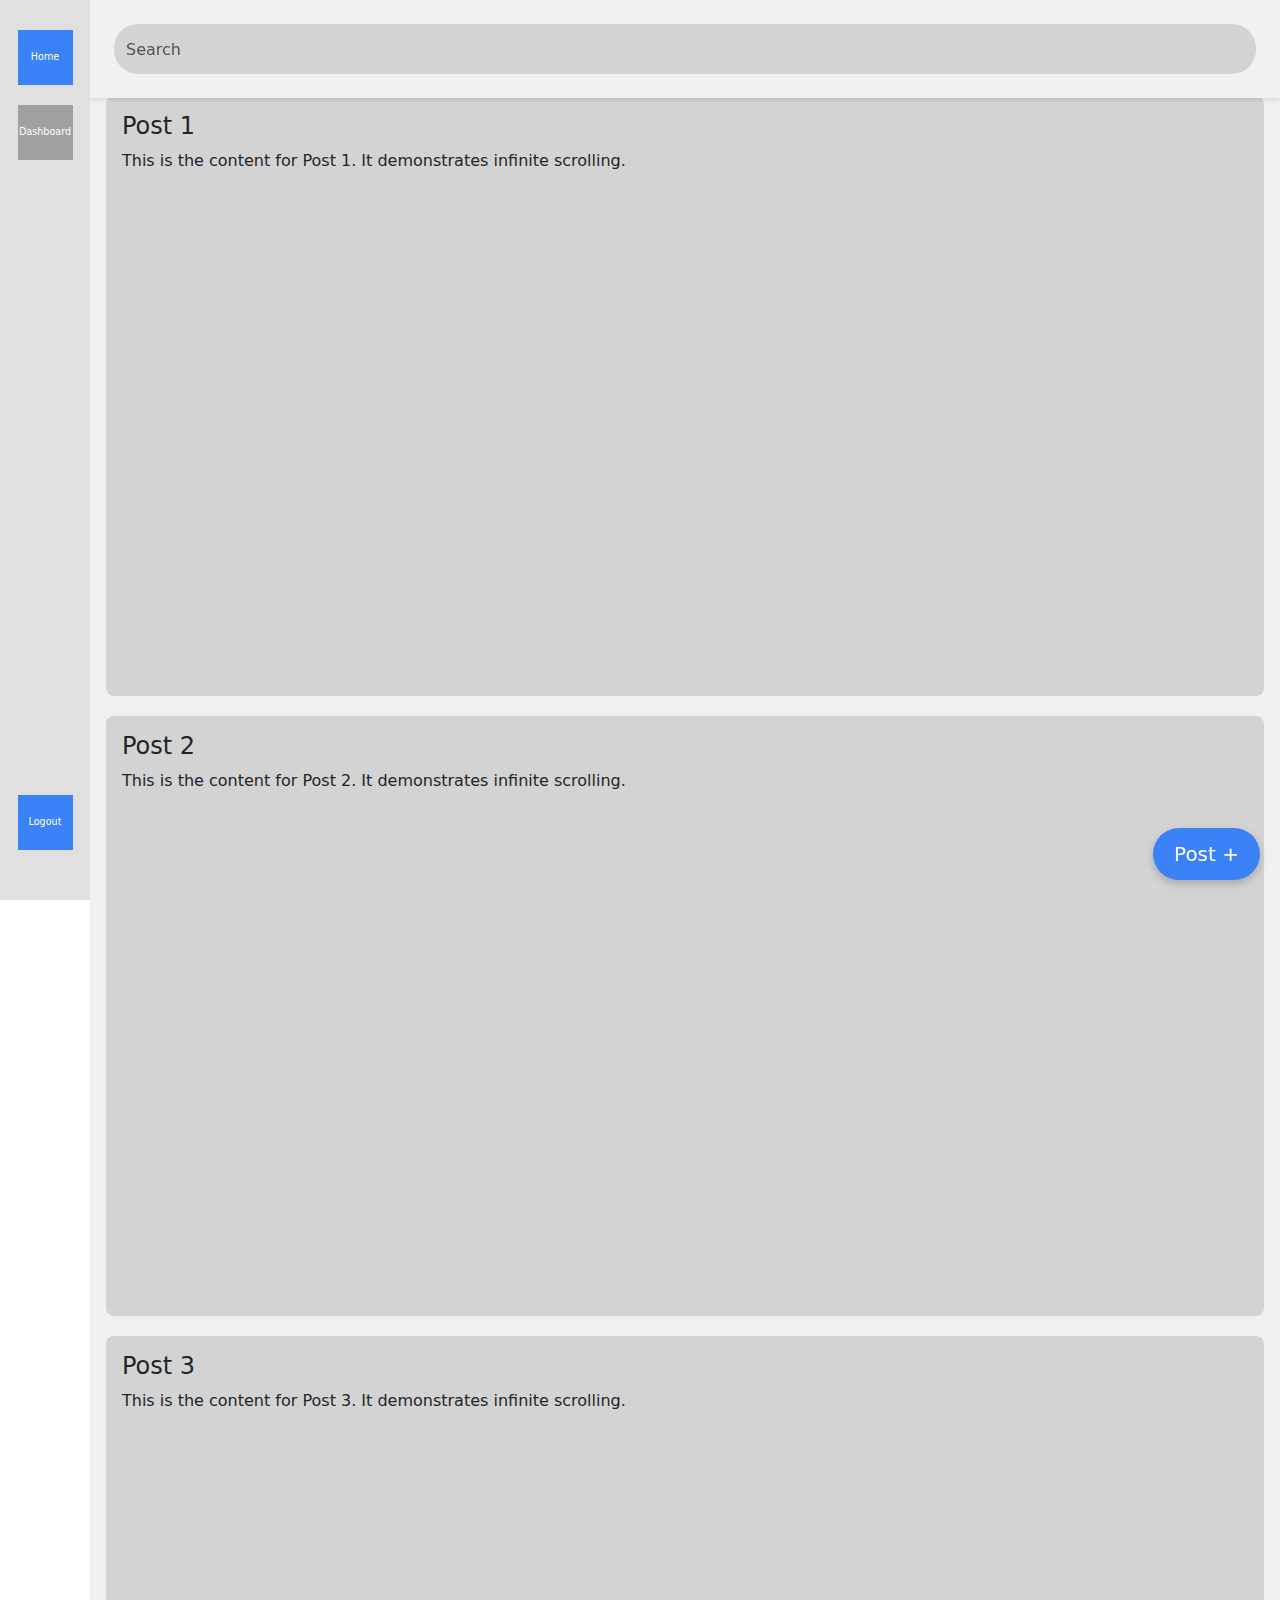
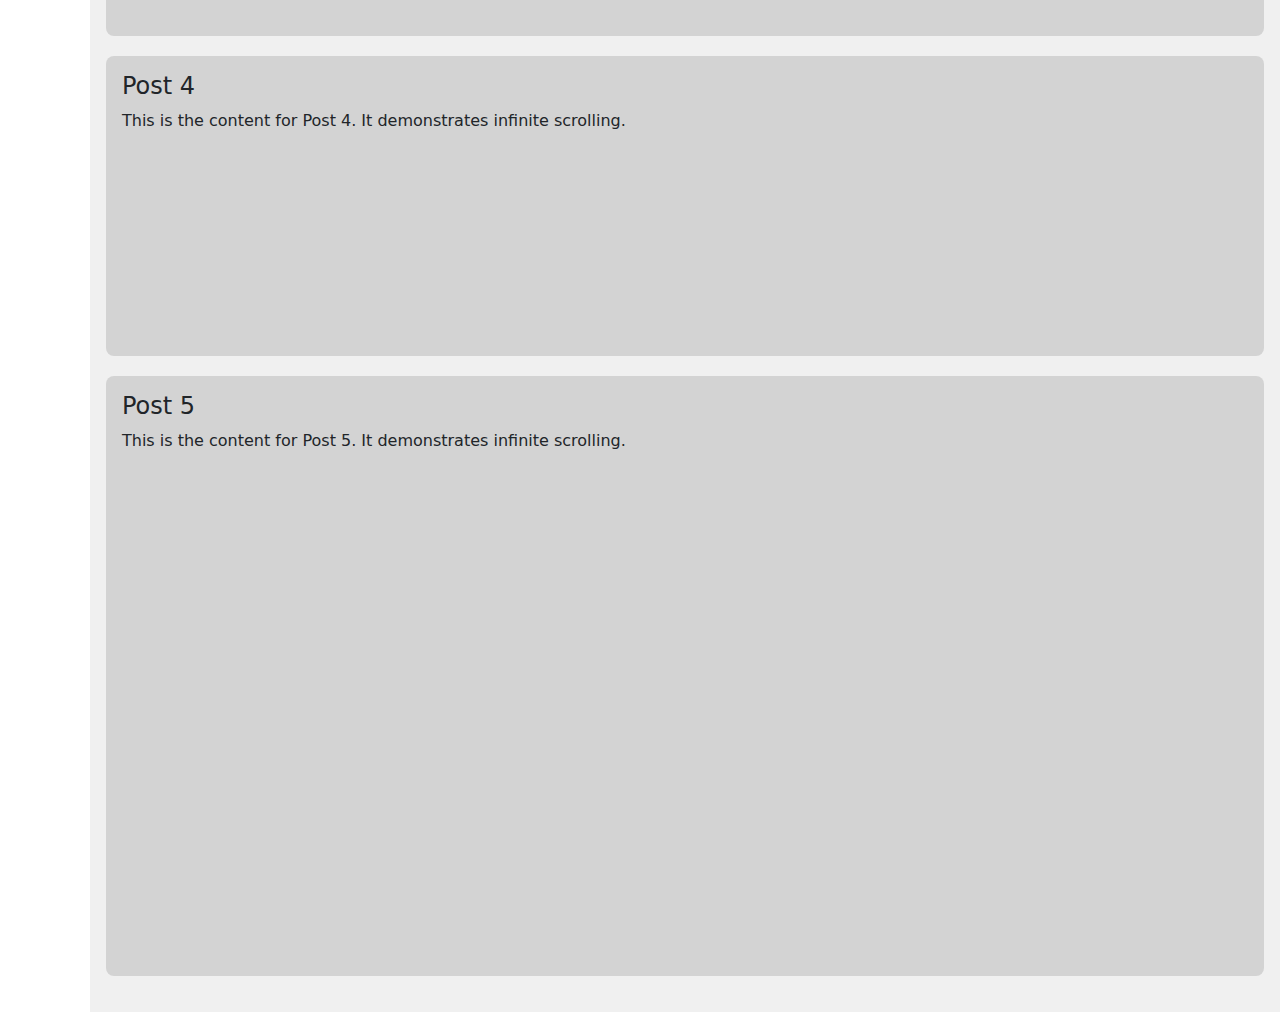
<file: index.html>
<!DOCTYPE html>
<html lang="en">
<head>
    <meta charset="UTF-8">
    <meta name="viewport" content="width=device-width, initial-scale=1.0">
    <title>ConnectIn</title>
    <link href="https://cdn.jsdelivr.net/npm/bootstrap@5.3.3/dist/css/bootstrap.min.css" rel="stylesheet">
    <link href="./css/styleIndex.css" rel="stylesheet">
</head>
<body>
    <div class="main-layout d-flex">
        <aside class="sidebar">
            <div class="d-flex flex-column align-items-center w-100">
                <a class="sidebar-box box-blue d-flex align-items-center justify-content-center text-white" title="Home">Home</a>
                <a class="sidebar-box box-gray d-flex align-items-center justify-content-center text-white" title="Jobs" href="./html/editProfile.html">Dashboard</a> <!--ini diganti janlup-->
            </div>

            <div class="mt-auto">
                <a class="sidebar-box box-blue d-flex align-items-center justify-content-center text-white" title="Settings" href="./html/login.html">Logout</a>
            </div>
        </aside>

        <main class="content flex-grow-1">
            
            <div class="search-bar">
                <input type="text" class="form-control search-input" placeholder="Search">
            </div>

            <div id="post-feed" class="post-feed p-3">
                </div>
            
            <button id="post-button" class="btn post-btn position-fixed">
                Post +
            </button>

        </main>
    </div>

    <script src="https://cdn.jsdelivr.net/npm/bootstrap@5.3.3/dist/js/bootstrap.bundle.min.js"></script>
    <script src="./js/scriptIndex.js"></script>
</body>
</html>
</file>
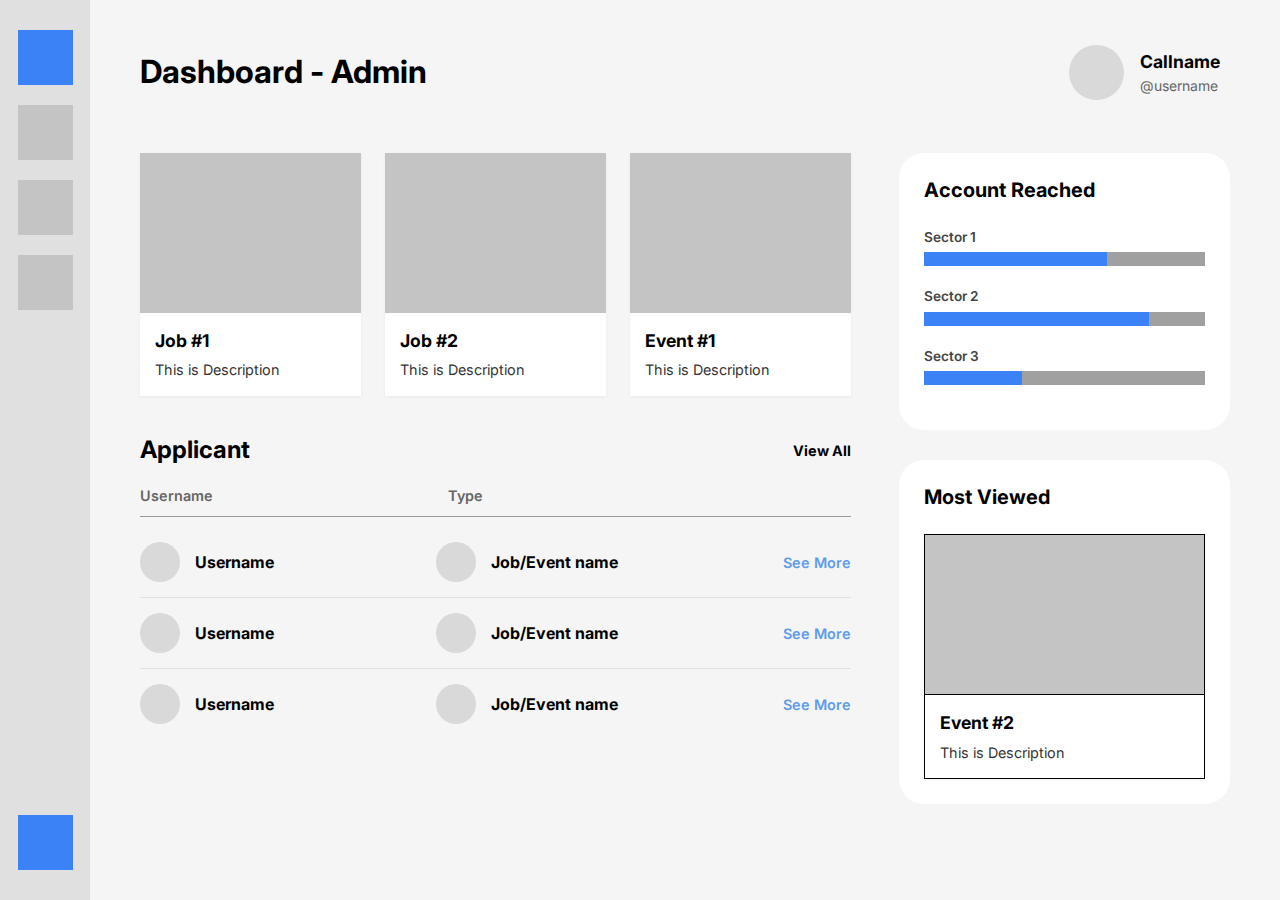
<file: indexDashboardAdmin.html>
<!DOCTYPE html>
<html lang="id">
<head>
    <meta charset="UTF-8">
    <meta name="viewport" content="width=device-width, initial-scale=1.0">
    <title>Dashboard - Admin</title>
    <link href="https://cdn.jsdelivr.net/npm/bootstrap@5.3.0/dist/css/bootstrap.min.css" rel="stylesheet">
    <link href="https://fonts.googleapis.com/css2?family=Inter:wght@400;500;600;700&display=swap" rel="stylesheet">
    <link rel="stylesheet" href="styleDashboardAdmin.css">
</head>
<body>
    <aside class="sidebar">
        <div class="d-flex flex-column align-items-center w-100">
            <div class="sidebar-box box-blue" title="Home"></div>
            <div class="sidebar-box box-gray" title="Jobs"></div>
            <div class="sidebar-box box-gray" title="Events"></div>
            <div class="sidebar-box box-gray" title="Settings"></div>
        </div>
        <div class="mt-auto">
            <div class="sidebar-box box-blue mb-0" title="Logout"></div>
        </div>
    </aside>

    <div class="main-wrapper">

        <div class="d-flex justify-content-between align-items-center mb-5">
            <h1 class="header-title m-0">Dashboard - Admin</h1>
            <div class="d-flex align-items-center gap-3 profile-section">
                <div class="profile-avatar"></div>
                <div class="d-flex flex-column">
                    <span class="fw-bold" style="font-size: 1.1rem;">Callname</span>
                    <small style="color: #666;">@username</small>
                </div>
            </div>
        </div>

        <div class="row gx-5">
            <div class="col-lg-8">

                <div class="row g-4 mb-4">
                    <div class="col-md-4">
                        <div class="card-custom">
                            <div class="img-placeholder"></div>
                            <div class="card-body-custom">
                                <div class="card-title">Job #1</div>
                                <div class="card-desc">This is Description</div>
                            </div>
                        </div>
                    </div>
                    <div class="col-md-4">
                        <div class="card-custom">
                            <div class="img-placeholder"></div>
                            <div class="card-body-custom">
                                <div class="card-title">Job #2</div>
                                <div class="card-desc">This is Description</div>
                            </div>
                        </div>
                    </div>
                    <div class="col-md-4">
                        <div class="card-custom">
                            <div class="img-placeholder"></div>
                            <div class="card-body-custom">
                                <div class="card-title">Event #1</div>
                                <div class="card-desc">This is Description</div>
                            </div>
                        </div>
                    </div>
                </div>

                <div class="application-section">
                    <div class="section-header">
                        <h2 class="fw-bold fs-4 m-0">Applicant</h2>
                        <a href="#" class="view-all-btn">View All</a>
                    </div>

                    <div class="row table-head mx-0">
                        <div class="col-5 ps-0">Username</div>
                        <div class="col-5">Type</div>
                        <div class="col-2 text-end pe-0"></div>
                    </div>

                    <div class="list-row">
                        <div class="col-5 d-flex align-items-center">
                            <div class="mini-avatar"></div>
                            <span class="fw-bold fs-6">Username</span>
                        </div>
                        <div class="col-5 d-flex align-items-center">
                            <div class="mini-avatar"></div>
                            <span class="fw-bold fs-6">Job/Event name</span>
                        </div>
                        <div class="col-2 text-end">
                            <a href="#" class="see-more-link">See More</a>
                        </div>
                    </div>

                    <div class="list-row">
                        <div class="col-5 d-flex align-items-center">
                            <div class="mini-avatar"></div>
                            <span class="fw-bold fs-6">Username</span>
                        </div>
                        <div class="col-5 d-flex align-items-center">
                            <div class="mini-avatar"></div>
                            <span class="fw-bold fs-6">Job/Event name</span>
                        </div>
                        <div class="col-2 text-end">
                            <a href="#" class="see-more-link">See More</a>
                        </div>
                    </div>

                    <div class="list-row border-0">
                        <div class="col-5 d-flex align-items-center">
                            <div class="mini-avatar"></div>
                            <span class="fw-bold fs-6">Username</span>
                        </div>
                        <div class="col-5 d-flex align-items-center">
                            <div class="mini-avatar"></div>
                            <span class="fw-bold fs-6">Job/Event name</span>
                        </div>
                        <div class="col-2 text-end">
                            <a href="#" class="see-more-link">See More</a>
                        </div>
                    </div>
                </div>
            </div>

            <div class="col-lg-4">
                <div class="right-widget-container">
                    <h3 class="widget-title">Account Reached</h3>
                    <div>
                        <div class="progress-label">Sector 1</div>
                        <div class="progress">
                            <div class="progress-bar" data-width="65%" style="width: 0%"></div>
                        </div>
                    </div>
                    <div>
                        <div class="progress-label">Sector 2</div>
                        <div class="progress">
                            <div class="progress-bar" data-width="80%" style="width: 0%"></div>
                        </div>
                    </div>
                    <div>
                        <div class="progress-label">Sector 3</div>
                        <div class="progress">
                            <div class="progress-bar" data-width="35%" style="width: 0%"></div>
                        </div>
                    </div>
                </div>

                <div class="right-widget-container">
                    <h3 class="widget-title">Most Viewed</h3>
                    <div class="card-custom inner-card">
                        <div class="img-placeholder" style="border-bottom: 1px solid #000;"></div>
                        <div class="card-body-custom">
                            <div class="card-title">Event #2</div>
                            <div class="card-desc">This is Description</div>
                        </div>
                    </div>
                </div>
            </div>
        </div>
    </div>

    <script src="https://cdn.jsdelivr.net/npm/bootstrap@5.3.0/dist/js/bootstrap.bundle.min.js"></script>
    <script src="scriptDashboardAdmin.js"></script>
</body>
</html>
</file>
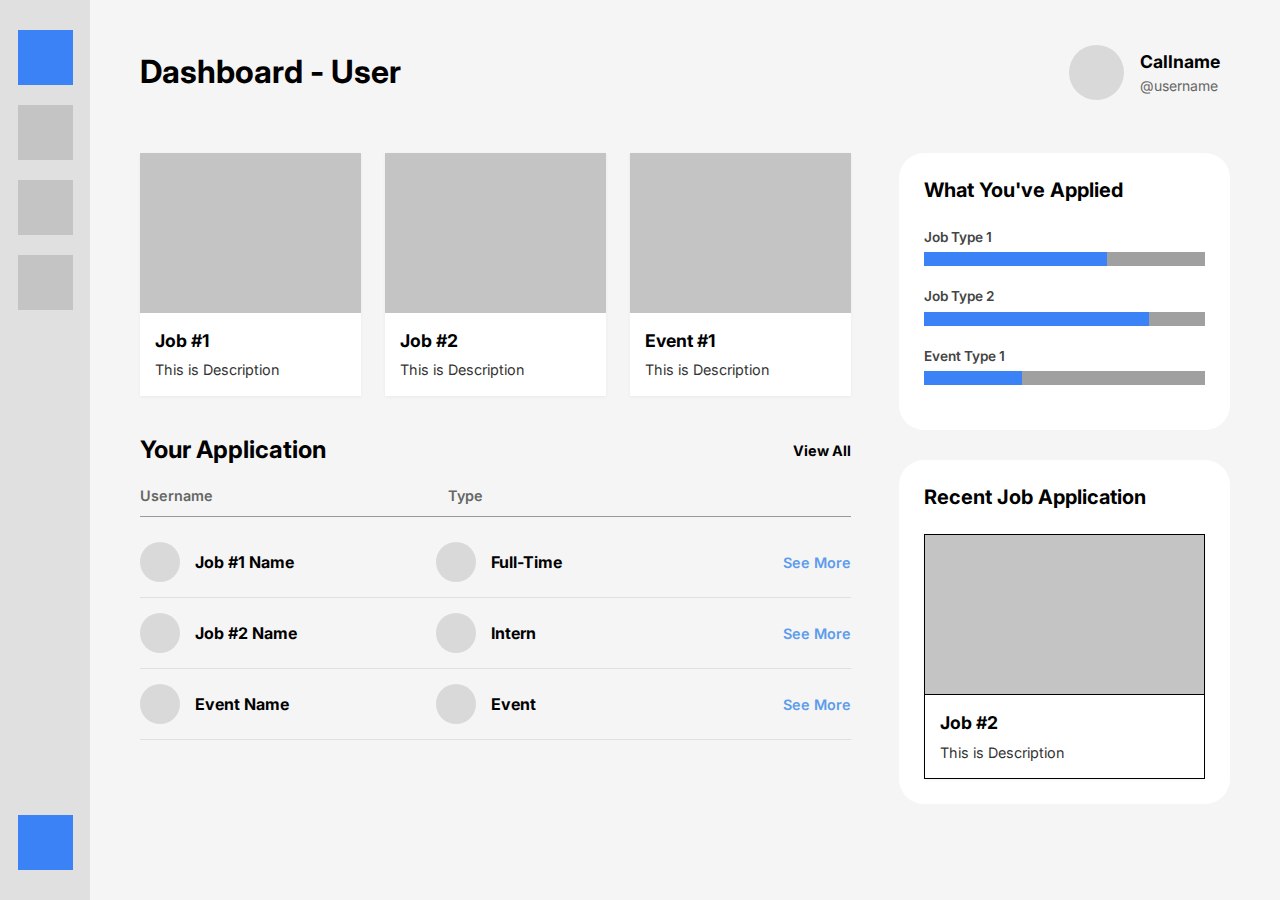
<file: indexDashboardUser.html>
<!DOCTYPE html>
<html lang="en">
<head>
    <meta charset="UTF-8">
    <meta name="viewport" content="width=device-width, initial-scale=1.0">
    <title>Dashboard - User</title>
    <link href="https://cdn.jsdelivr.net/npm/bootstrap@5.3.0/dist/css/bootstrap.min.css" rel="stylesheet">
    <link href="https://fonts.googleapis.com/css2?family=Inter:wght@400;500;600;700&display=swap" rel="stylesheet">
    <link rel="stylesheet" href="styleDashboardUser.css">
</head>
<body>
    <aside class="sidebar">
        <div class="d-flex flex-column align-items-center w-100">
            <div class="sidebar-box box-blue" title="Home"></div>
            <div class="sidebar-box box-gray" title="Jobs"></div>
            <div class="sidebar-box box-gray" title="Events"></div>
            <div class="sidebar-box box-gray" title="Settings"></div>
        </div>
        <div class="mt-auto">
            <div class="sidebar-box box-blue mb-0" title="Logout"></div>
        </div>
    </aside>

    <div class="main-wrapper">

        <div class="d-flex justify-content-between align-items-center mb-5">
            <h1 class="header-title m-0">Dashboard - User</h1>
            <div class="d-flex align-items-center gap-3 profile-section">
                <div class="profile-avatar"></div>
                <div class="d-flex flex-column">
                    <span class="fw-bold" style="font-size: 1.1rem;">Callname</span>
                    <small style="color: #666;">@username</small>
                </div>
            </div>
        </div>

        <div class="row gx-5">
            <div class="col-lg-8">
                
                <div class="row g-4 mb-4">
                    <div class="col-md-4">
                        <div class="card-custom">
                            <div class="img-placeholder"></div>
                            <div class="card-body-custom">
                                <div class="card-title">Job #1</div>
                                <div class="card-desc">This is Description</div>
                            </div>
                        </div>
                    </div>
                    <div class="col-md-4">
                        <div class="card-custom">
                            <div class="img-placeholder"></div>
                            <div class="card-body-custom">
                                <div class="card-title">Job #2</div>
                                <div class="card-desc">This is Description</div>
                            </div>
                        </div>
                    </div>
                    <div class="col-md-4">
                        <div class="card-custom">
                            <div class="img-placeholder"></div>
                            <div class="card-body-custom">
                                <div class="card-title">Event #1</div>
                                <div class="card-desc">This is Description</div>
                            </div>
                        </div>
                    </div>
                </div>

                <div class="application-section">
                    <div class="section-header">
                        <h2 class="fw-bold fs-4 m-0">Your Application</h2>
                        <a href="#" class="view-all-btn">View All</a>
                    </div>

                    <div class="row table-head mx-0">
                        <div class="col-5 ps-0">Username</div>
                        <div class="col-5">Type</div>
                        <div class="col-2 text-end pe-0"></div>
                    </div>

                    <div class="list-row">
                        <div class="col-5 d-flex align-items-center">
                            <div class="mini-avatar"></div>
                            <span class="fw-bold fs-6 job-title">Job #1 Name</span>
                        </div>
                        <div class="col-5 d-flex align-items-center">
                            <div class="mini-avatar"></div>
                            <span class="fw-bold fs-6">Full-Time</span>
                        </div>
                        <div class="col-2 text-end">
                            <a href="#" class="see-more-link" data-bs-toggle="modal" data-bs-target="#detailModal">See More</a>
                        </div>
                    </div>

                    <div class="list-row">
                        <div class="col-5 d-flex align-items-center">
                            <div class="mini-avatar"></div>
                            <span class="fw-bold fs-6 job-title">Job #2 Name</span>
                        </div>
                        <div class="col-5 d-flex align-items-center">
                            <div class="mini-avatar"></div>
                            <span class="fw-bold fs-6">Intern</span>
                        </div>
                        <div class="col-2 text-end">
                            <a href="#" class="see-more-link" data-bs-toggle="modal" data-bs-target="#detailModal">See More</a>
                        </div>
                    </div>

                    <div class="list-row">
                        <div class="col-5 d-flex align-items-center">
                            <div class="mini-avatar"></div>
                            <span class="fw-bold fs-6 job-title">Event Name</span>
                        </div>
                        <div class="col-5 d-flex align-items-center">
                            <div class="mini-avatar"></div>
                            <span class="fw-bold fs-6">Event</span>
                        </div>
                        <div class="col-2 text-end">
                            <a href="#" class="see-more-link" data-bs-toggle="modal" data-bs-target="#detailModal">See More</a>
                        </div>
                    </div>
                </div>
            </div>

            <div class="col-lg-4">
                
                <div class="right-widget-container">
                    <h3 class="widget-title">What You've Applied</h3>
                    <div>
                        <div class="progress-label">Job Type 1</div>
                        <div class="progress">
                            <div class="progress-bar" data-width="65%" style="width: 0%"></div>
                        </div>
                    </div>
                    <div>
                        <div class="progress-label">Job Type 2</div>
                        <div class="progress">
                            <div class="progress-bar" data-width="80%" style="width: 0%"></div>
                        </div>
                    </div>
                    <div>
                        <div class="progress-label">Event Type 1</div>
                        <div class="progress">
                            <div class="progress-bar" data-width="35%" style="width: 0%"></div>
                        </div>
                    </div>
                </div>
                <div class="right-widget-container">
                    <h3 class="widget-title">Recent Job Application</h3>
                    <div class="card-custom inner-card">
                        <div class="img-placeholder" style="border-bottom: 1px solid #000;"></div>
                        <div class="card-body-custom">
                            <div class="card-title">Job #2</div>
                            <div class="card-desc">This is Description</div>
                        </div>
                    </div>
                </div>

                <div class="modal fade" id="detailModal" tabindex="-1" aria-hidden="true">
                    <div class="modal-dialog modal-dialog-centered">
                        <div class="modal-content card-custom"> <div class="modal-header border-0 pb-0">
                                <h5 class="modal-title fw-bold" id="modalJobTitle">Detail Application</h5>
                                <button type="button" class="btn-close" data-bs-dismiss="modal" aria-label="Close"></button>
                            </div>
                            <div class="modal-body">
                                <div class="d-flex align-items-center mb-3">
                                    <div class="mini-avatar" style="width: 50px; height: 50px;"></div>
                                    <div class="ms-3">
                                        <h6 class="fw-bold m-0" id="modalJobName">Job Name</h6>
                                        <small class="text-muted">Status: Applied</small>
                                    </div>
                                </div>
                                <p class="card-desc mb-4">
                                    Lorem ipsum dolor sit amet consectetur adipisicing elit. Soluta dignissimos quos nostrum, esse aliquid accusantium vel libero mollitia dolores iste, doloremque reprehenderit! Similique dicta ratione nesciunt harum laudantium magnam assumenda?
                                </p>
                                
                                <div class="p-3 bg-light" style="border: 1px solid #E0E0E0;">
                                    <small class="fw-bold d-block mb-2">Application Timeline</small>
                                    <div class="progress" style="height: 8px; margin-bottom: 0;">
                                        <div class="progress-bar" style="width: 60%;"></div>
                                    </div>
                                </div>
                            </div>
                            <div class="modal-footer border-0 pt-0">
                                <button type="button" class="btn btn-secondary rounded-0" data-bs-dismiss="modal">Close</button>
                                <button type="button" class="btn btn-primary rounded-0" style="background-color: var(--blue-primary);">View Status</button>
                            </div>
                        </div>
                    </div>
                </div>
            </div>
        </div>
    </div>
    <script src="https://cdn.jsdelivr.net/npm/bootstrap@5.3.0/dist/js/bootstrap.bundle.min.js"></script>
    <script src="scriptDashboardUser.js"></script>
</body>
</html>
</file>
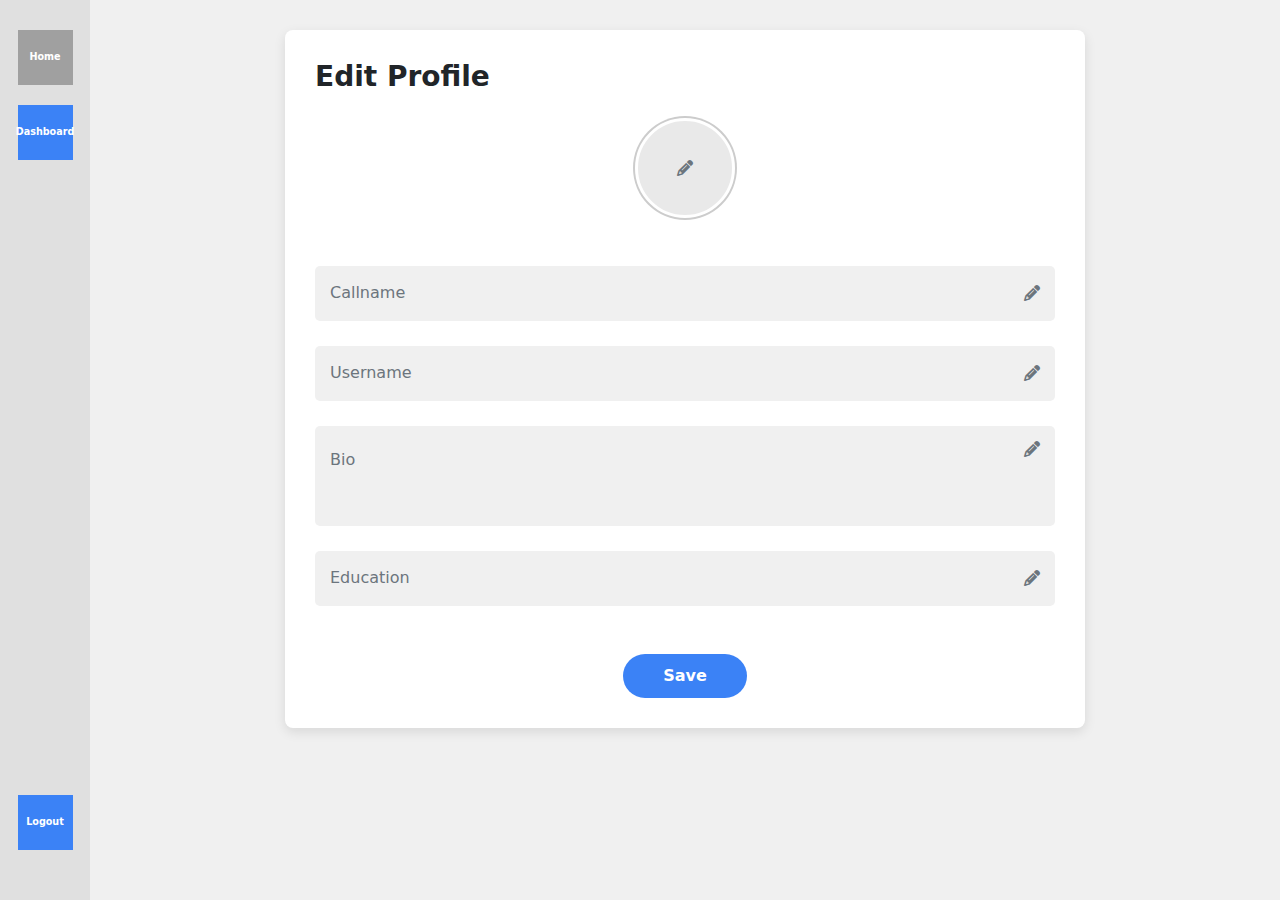
<file: html/editProfile.html>
<!DOCTYPE html>
<html lang="en">
<head>
    <meta charset="UTF-8">
    <meta name="viewport" content="width=device-width, initial-scale=1.0">
    <title>Edit Profile - ConnectIn</title>
    <link href="https://cdn.jsdelivr.net/npm/bootstrap@5.3.3/dist/css/bootstrap.min.css" rel="stylesheet">
    <link href="../css/styleIndex.css" rel="stylesheet">
    <link rel="stylesheet" href="https://cdnjs.cloudflare.com/ajax/libs/font-awesome/6.5.2/css/all.min.css">

    <style>
        /* Define custom variables if they are not in styleIndex.css */
        :root {
            --sidebar-width: 90px; 
            --blue-primary: #3b82f6; 
            --content-bg: #f0f0f0; /* Light gray background */
            --input-bg: #d3d3d3; /* Darker gray for the input fields */
        }
        
        /* Ensure layout structure matches previous settings */
        html, body {
            height: 100%;
            margin: 0;
        }

        .main-layout {
            min-height: 100vh;
        }
        
        /* The main content area, shifted by the sidebar width */
        .content {
            background-color: var(--content-bg);
            margin-left: var(--sidebar-width); 
            min-height: 100vh; 
            flex-grow: 1;
            width: calc(100% - var(--sidebar-width));
            padding-top: 30px; /* Space from the top */
        }

        /* --- Custom Styles for Profile Card --- */
        .profile-card-container {
            max-width: 800px; /* Limit width for centered look */
            margin: 0 auto;
            background-color: white;
            padding: 30px;
            border-radius: 8px; /* Slight rounding for the card */
            box-shadow: 0 4px 12px rgba(0, 0, 0, 0.1);
        }
        
        .profile-image-placeholder {
            width: 100px;
            height: 100px;
            background-color: #e9e9e9; /* Very light gray */
            border-radius: 50%;
            display: flex;
            align-items: center;
            justify-content: center;
            border: 3px solid white; /* Border color */
            box-shadow: 0 0 0 2px #ccc; /* Ring effect */
        }

        .edit-input-group {
            background-color: var(--content-bg); /* Use the light gray for fields */
            border-radius: 5px;
            height: 55px;
            margin-bottom: 25px;
            padding: 0 15px;
        }

        .edit-label {
            color: #6c757d; /* Muted gray text for labels */
            font-weight: 500;
        }

        .edit-icon {
            color: #6c757d; /* Muted gray for the pencil icon */
        }

        .save-btn {
            background-color: var(--blue-primary);
            color: white;
            padding: 10px 40px;
            border-radius: 50px;
            border: none;
            font-weight: bold;
        }

        /* Sidebar box styles (copied from previous context for completeness) */
        .sidebar {
            width: var(--sidebar-width);
            background-color: #E0E0E0;
            position: fixed;
            top: 0;
            bottom: 0;
            left: 0;
            display: flex;
            flex-direction: column;
            align-items: center;
            padding-top: 30px;
            padding-bottom: 30px;
            z-index: 100;
        }
        .sidebar-box {
            width: 55px;
            height: 55px;
            margin-bottom: 20px;
            border-radius: 0;
            cursor: pointer;
            text-decoration: none;
            font-size: 0.6rem; 
            font-weight: bold;
            text-align: center; 
        }
        .box-blue { background-color: var(--blue-primary); }
        .box-gray { background-color: #a0a0a0; }
        .text-white { color: white !important; }

    </style>
</head>
<body>

    <div class="main-layout d-flex">
        <aside class="sidebar">
            <div class="d-flex flex-column align-items-center w-100">
                <a class="sidebar-box box-gray d-flex align-items-center justify-content-center text-white" title="Home" href="../index.html">Home</a>
                <a class="sidebar-box box-blue d-flex align-items-center justify-content-center text-white" title="Jobs">Dashboard</a>
            </div>
            <div class="mt-auto">
                <a class="sidebar-box box-blue d-flex align-items-center justify-content-center text-white" title="Settings" href="./login.html">Logout</a>
            </div>
        </aside>

        <main class="content flex-grow-1">
            <div class="profile-card-container">
                
                <h3 class="fw-bold mb-4">Edit Profile</h3>
                
                <div class="d-flex justify-content-center mb-5">
                    <div class="profile-image-placeholder">
                        <i class="fa-solid fa-pencil" style="color: #6c757d;"></i>
                    </div>
                </div>

                <form>  
                    <div class="d-flex align-items-center edit-input-group">
                        <input type="text" class="form-control form-control-plaintext edit-label flex-grow-1" 
                            placeholder="Enter Callname..." value="Callname">
                        <i class="fa-solid fa-pencil edit-icon"></i>
                    </div>

                    <div class="d-flex align-items-center edit-input-group">
                        <input type="text" class="form-control form-control-plaintext edit-label flex-grow-1" 
                            placeholder="Enter Username..." value="Username">
                        <i class="fa-solid fa-pencil edit-icon"></i>
                    </div>

                    <div class="d-flex align-items-start edit-input-group" style="height: 100px; padding: 15px;">
                        <textarea class="form-control form-control-plaintext edit-label flex-grow-1" 
                                placeholder="Tell us about yourself..." style="resize: none; height: 100%;">Bio</textarea>
                        <i class="fa-solid fa-pencil edit-icon"></i>
                    </div>

                    <div class="d-flex align-items-center edit-input-group">
                        <input type="text" class="form-control form-control-plaintext edit-label flex-grow-1" 
                            placeholder="Enter Education details..." value="Education">
                        <i class="fa-solid fa-pencil edit-icon"></i>
                    </div>

                    <div class="text-center mt-5">
                        <button type="submit" class="save-btn btn">Save</button>
                    </div>
                </form>
            </div>
        </main>
    </div>

    <script src="https://cdn.jsdelivr.net/npm/bootstrap@5.3.3/dist/js/bootstrap.bundle.min.js"></script>
    <script src="../js/scriptIndex.js"></script>
</body>
</html>
</file>
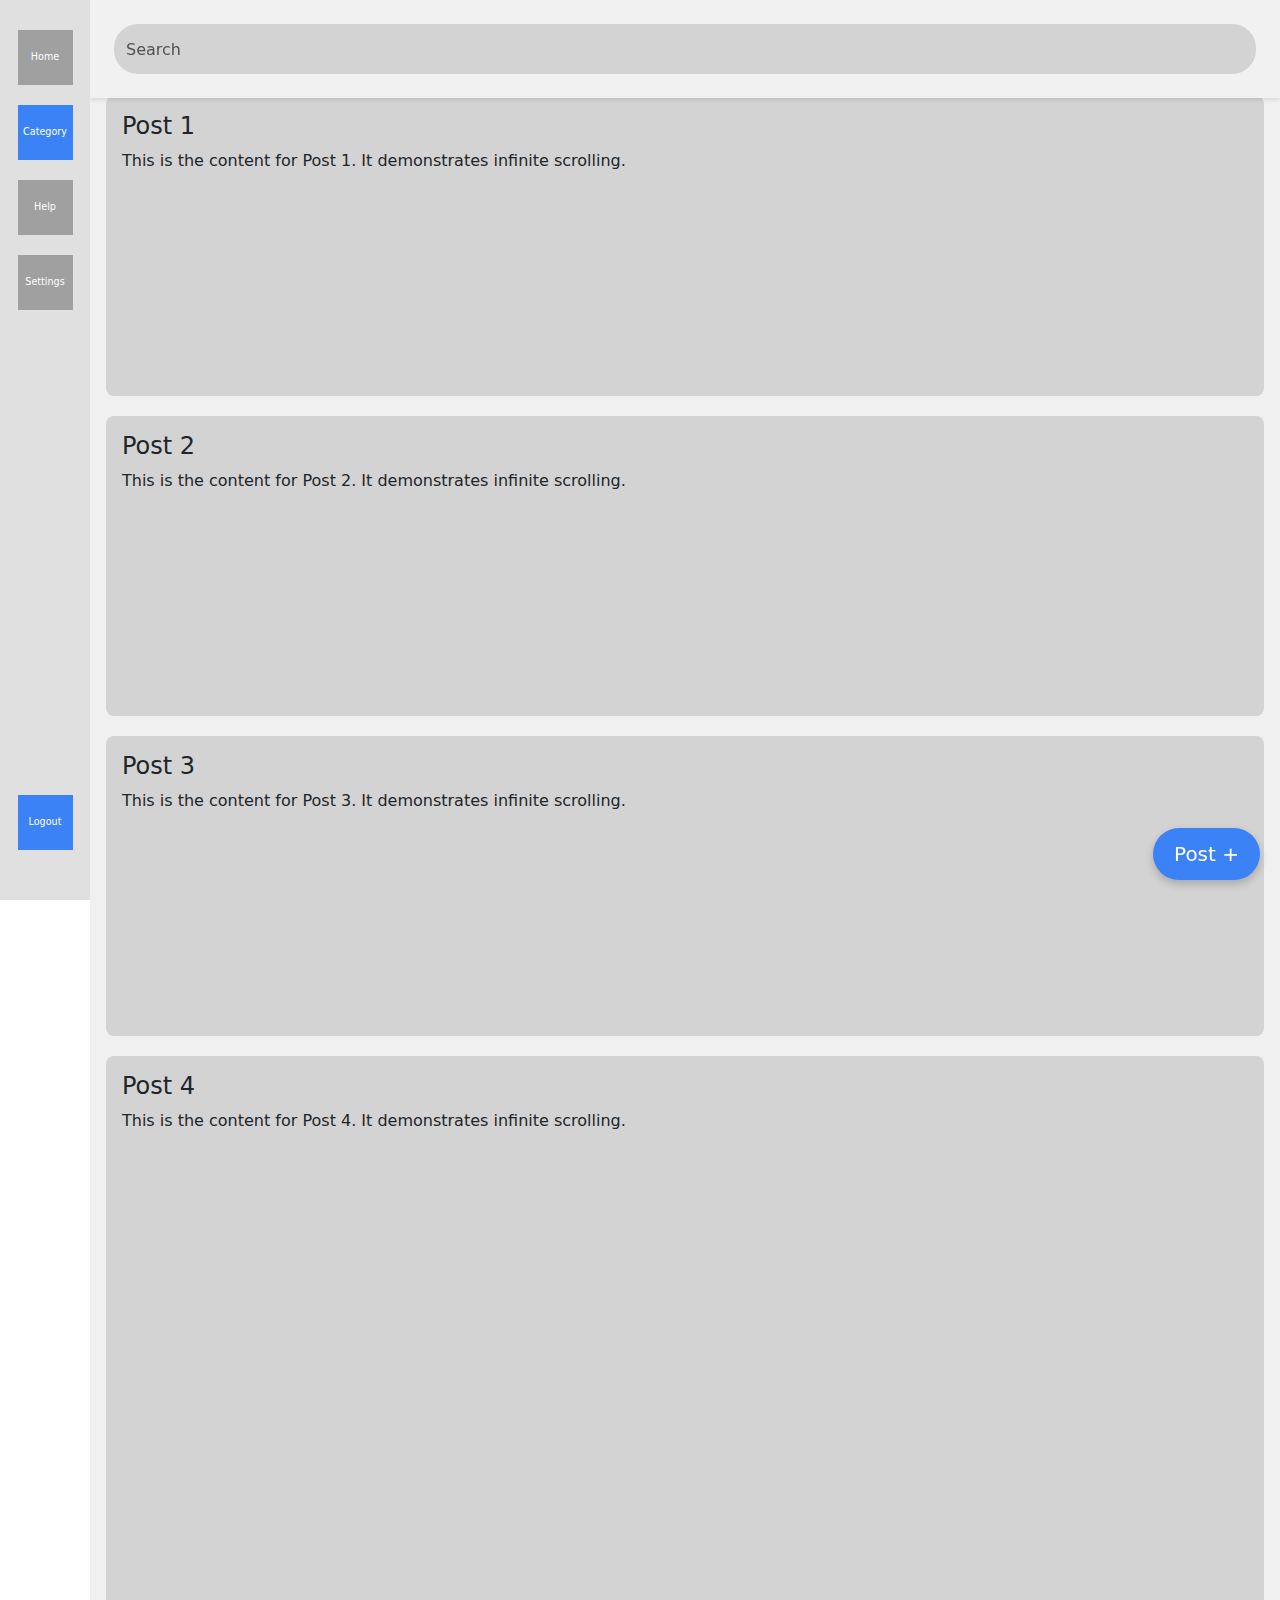
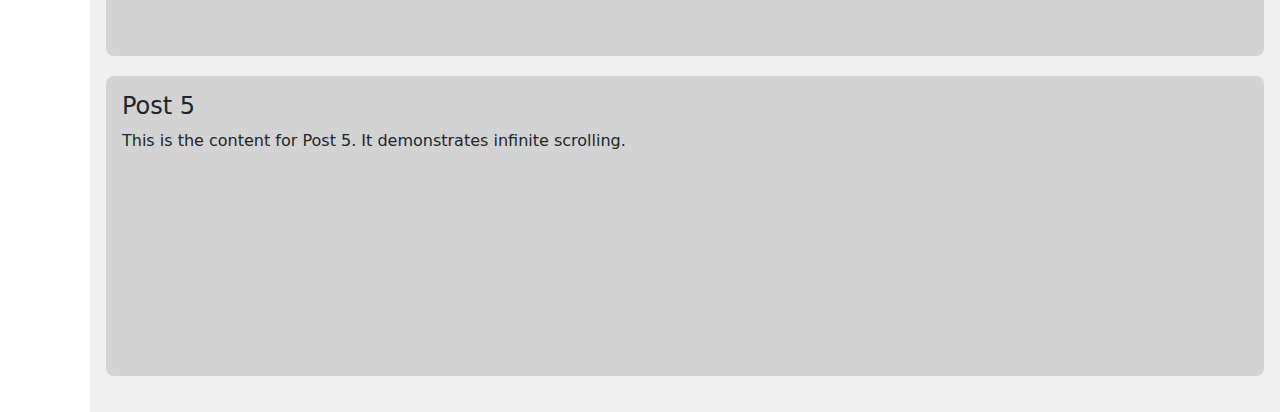
<file: html/indexCategories.html>
<!DOCTYPE html>
<html lang="en">
<head>
    <meta charset="UTF-8">
    <meta name="viewport" content="width=device-width, initial-scale=1.0">
    <title>ConnectIn</title>
    <link href="https://cdn.jsdelivr.net/npm/bootstrap@5.3.3/dist/css/bootstrap.min.css" rel="stylesheet">
    <link href="../css/styleIndex.css" rel="stylesheet">
</head>
<body>

    <div class="main-layout d-flex">
        <aside class="sidebar">
            <div class="d-flex flex-column align-items-center w-100">
                <a class="sidebar-box box-gray d-flex align-items-center justify-content-center text-white" title="Home" href="../index.html">Home</a>
                <a class="sidebar-box box-blue d-flex align-items-center justify-content-center text-white" title="Jobs">Category</a>
                <a class="sidebar-box box-gray d-flex align-items-center justify-content-center text-white" title="Events" href="../html/indexHelp.html">Help</a>
                <a class="sidebar-box box-gray d-flex align-items-center justify-content-center text-white" title="Settings" href="../html/indexSetting.html">Settings</a>
            </div>

            <div class="mt-auto">
                <a class="sidebar-box box-blue d-flex align-items-center justify-content-center text-white" title="Settings" href="./login.html">Logout</a>
            </div>
        </aside>

        <main class="content flex-grow-1">
            
            <div class="search-bar">
                <input type="text" class="form-control search-input" placeholder="Search">
            </div>

            <div id="post-feed" class="post-feed p-3">
                </div>
            
            <button id="post-button" class="btn post-btn position-fixed">
                Post +
            </button>

        </main>
    </div>

    <script src="https://cdn.jsdelivr.net/npm/bootstrap@5.3.3/dist/js/bootstrap.bundle.min.js"></script>
    <script src="../js/scriptIndex.js"></script>
</body>
</html>
</file>
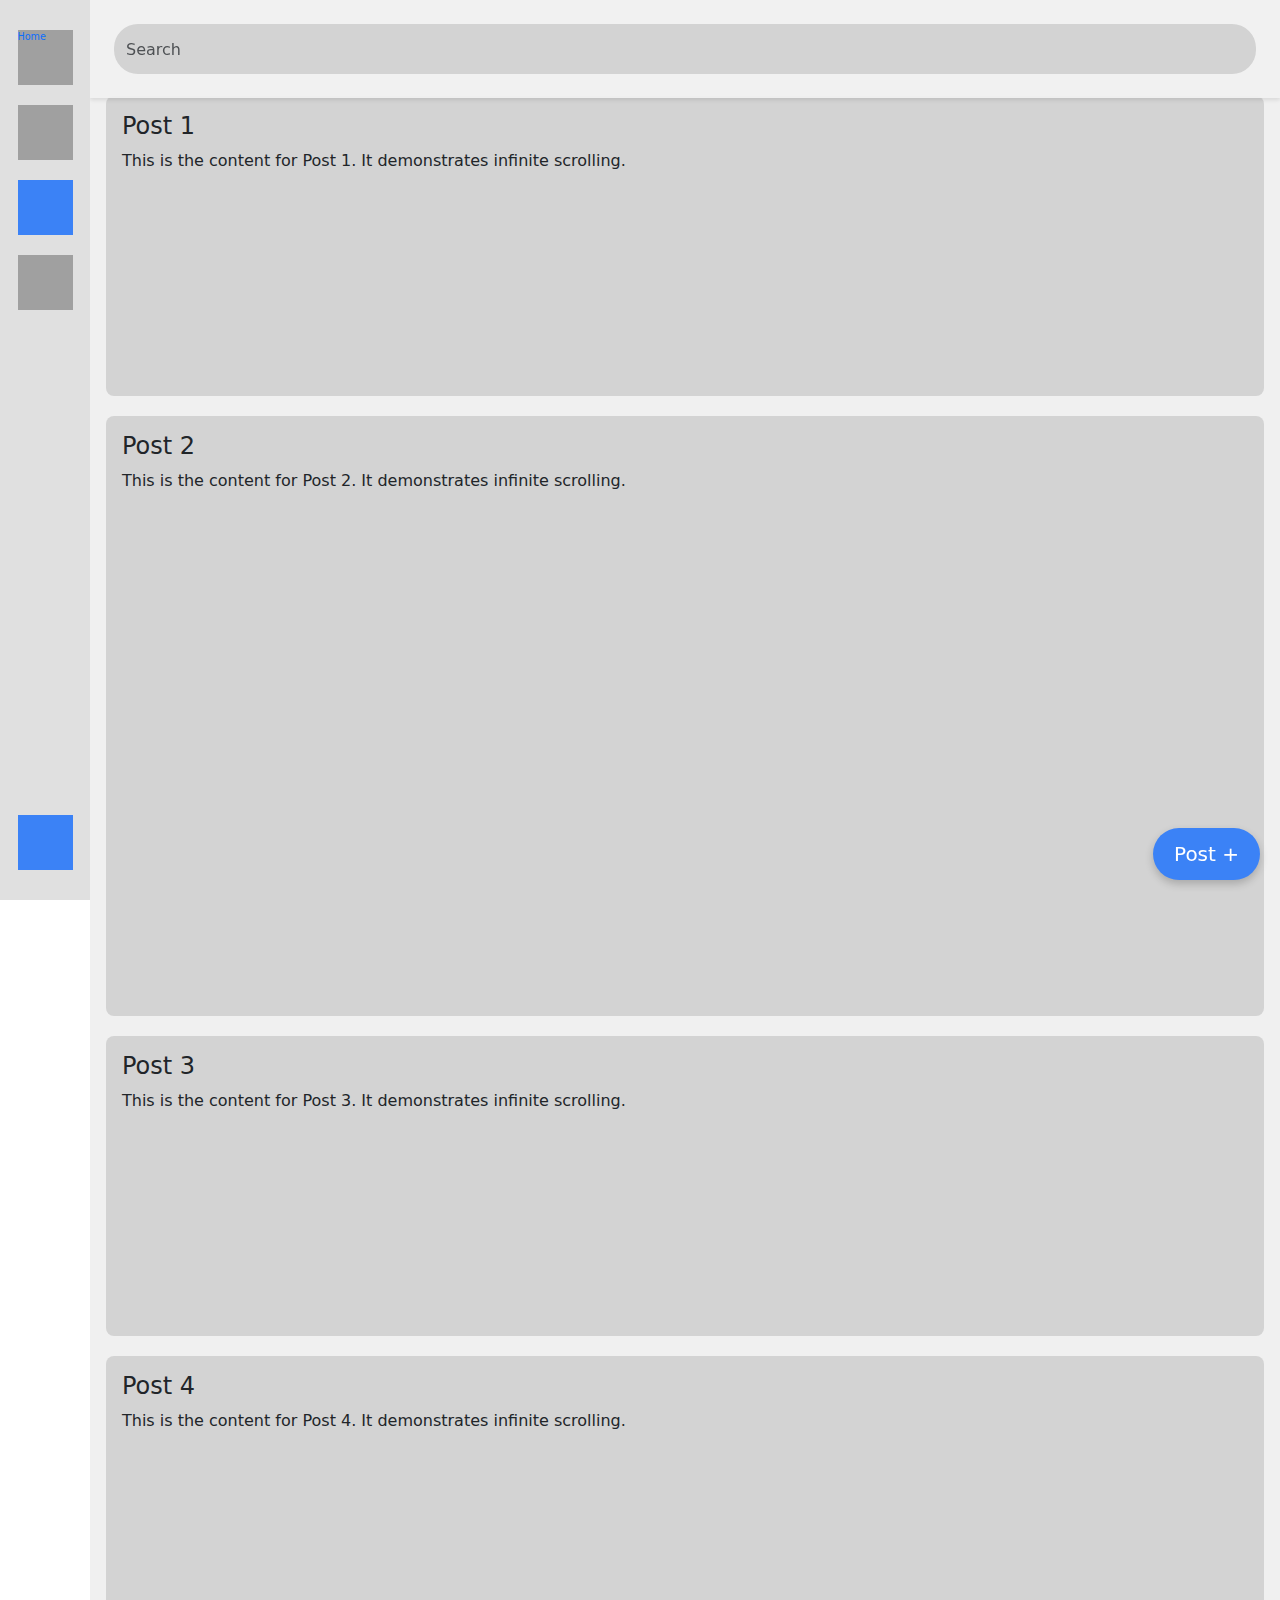
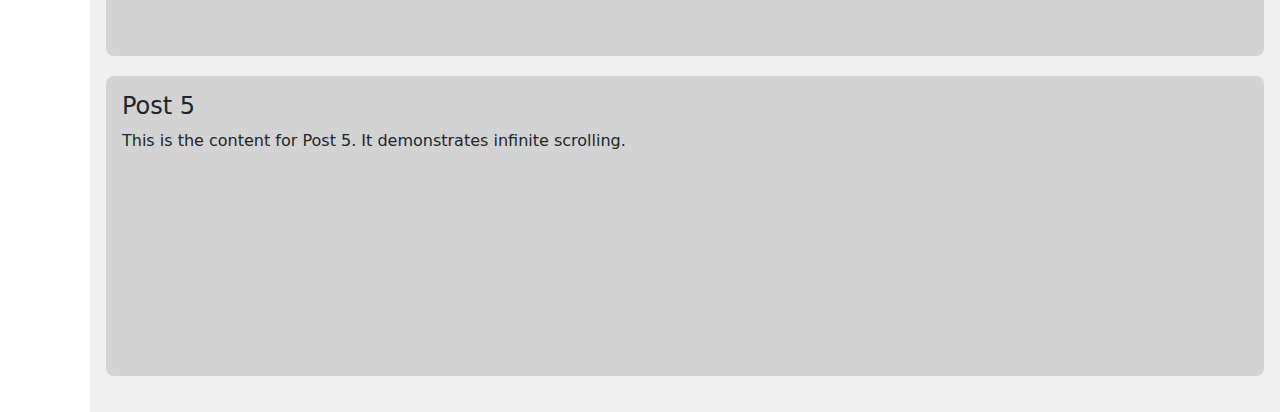
<file: html/indexHelp.html>
<!DOCTYPE html>
<html lang="en">
<head>
    <meta charset="UTF-8">
    <meta name="viewport" content="width=device-width, initial-scale=1.0">
    <title>ConnectIn</title>
    <link href="https://cdn.jsdelivr.net/npm/bootstrap@5.3.3/dist/css/bootstrap.min.css" rel="stylesheet">
    <link href="../css/styleIndex.css" rel="stylesheet">
</head>
<body>

    <div class="main-layout d-flex">
        <aside class="sidebar">
            <div class="d-flex flex-column align-items-center w-100">
                <a class="sidebar-box box-gray" title="Home" href="../index.html">Home</a>
                <a class="sidebar-box box-gray" title="Jobs" href="../html/indexCategories.html"></a>
                <a class="sidebar-box box-blue" title="Events"></a>
                <a class="sidebar-box box-gray" title="Settings" href="../html/indexSetting.html"></a>
            </div>
            <div class="mt-auto">
                <div class="sidebar-box box-blue mb-0" title="Logout"></div>
            </div>
        </aside>

        <main class="content flex-grow-1">
            
            <div class="search-bar">
                <input type="text" class="form-control search-input" placeholder="Search">
            </div>

            <div id="post-feed" class="post-feed p-3">
                </div>
            
            <button id="post-button" class="btn post-btn position-fixed">
                Post +
            </button>

        </main>
    </div>

    <script src="https://cdn.jsdelivr.net/npm/bootstrap@5.3.3/dist/js/bootstrap.bundle.min.js"></script>
    <script src="../js/scriptIndex.js"></script>
</body>
</html>
</file>
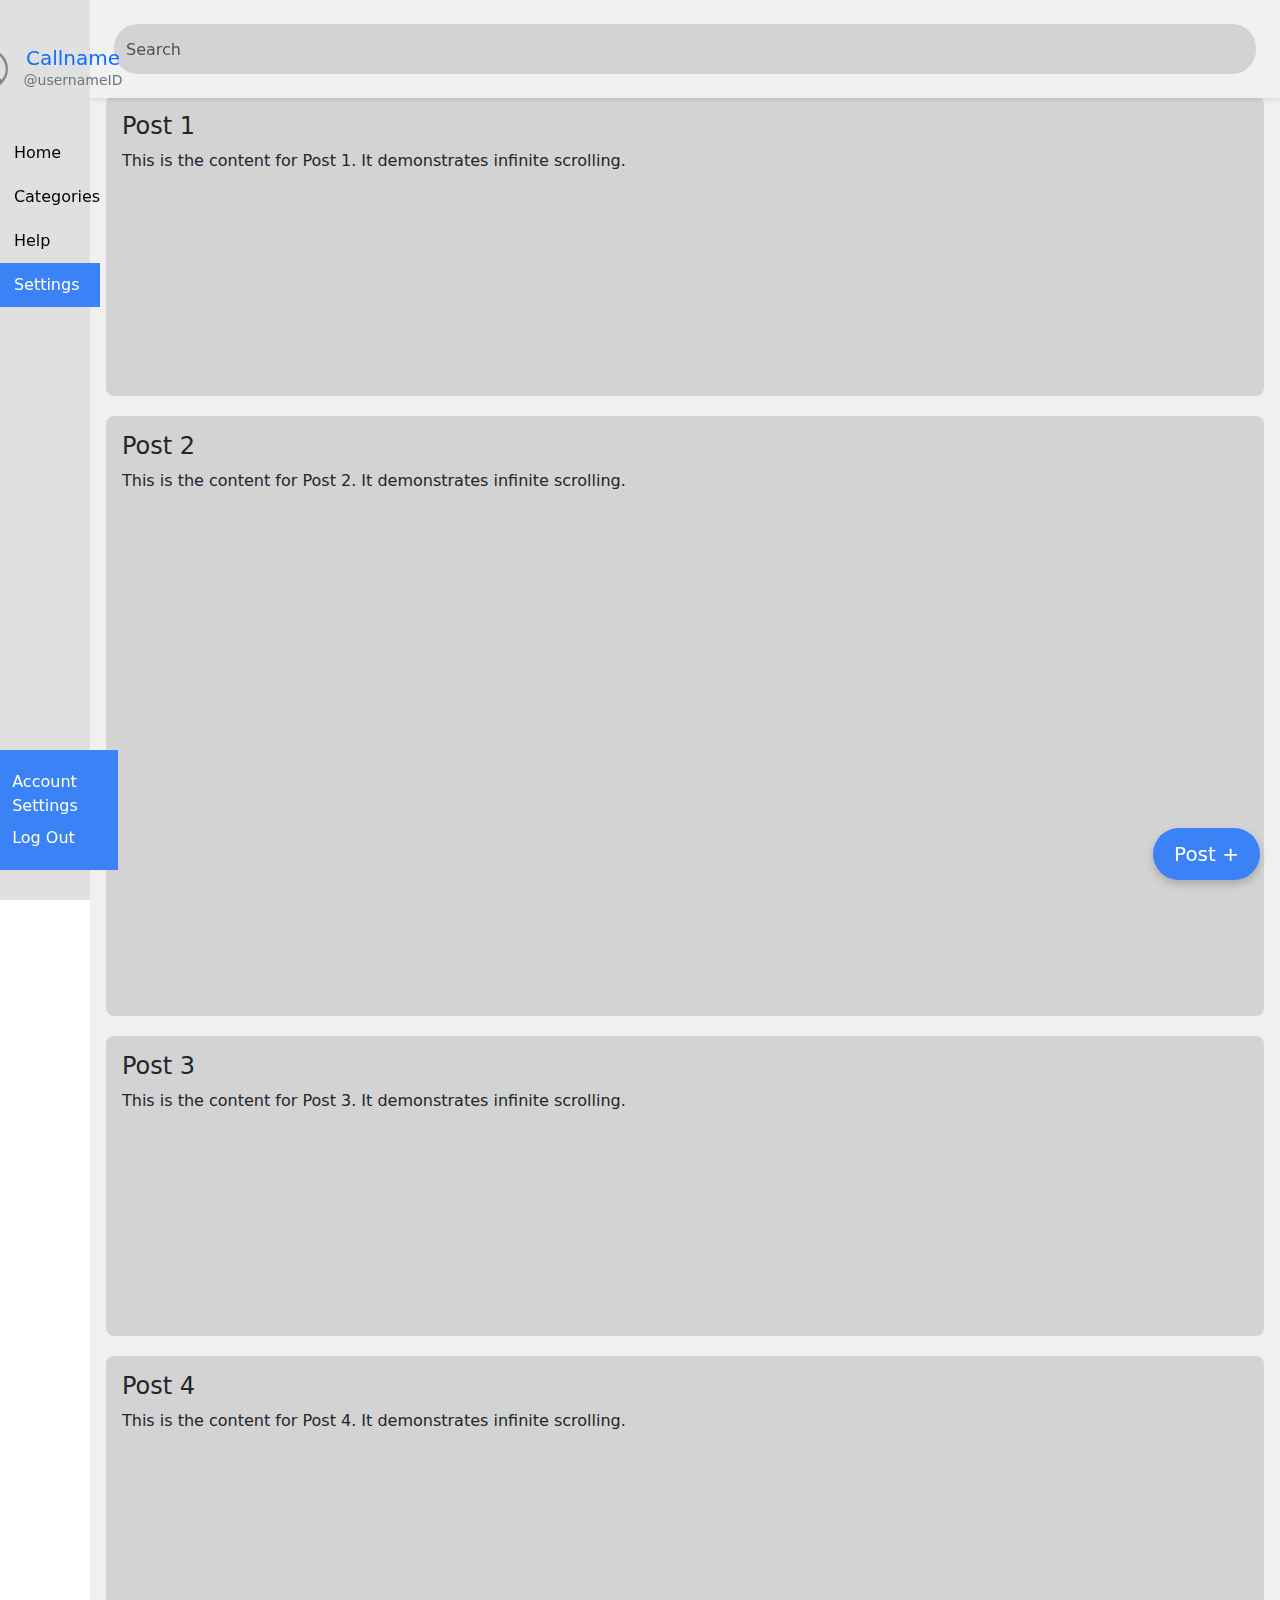
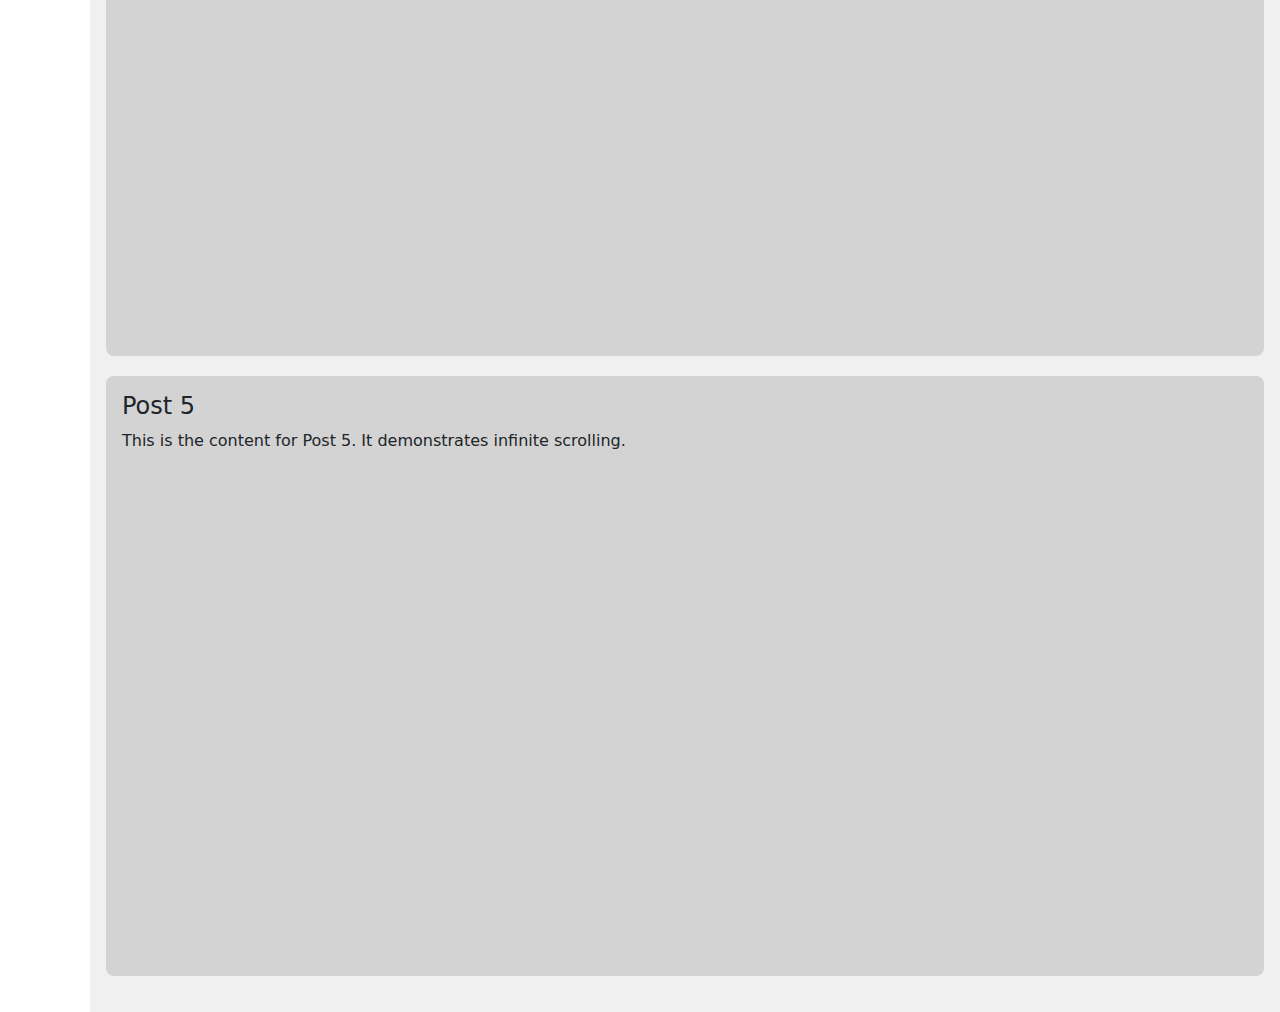
<file: html/indexSetting.html>
<!DOCTYPE html>
<html lang="en">
<head>
    <meta charset="UTF-8">
    <meta name="viewport" content="width=device-width, initial-scale=1.0">
    <title>Social Media Feed</title>
    <link href="https://cdn.jsdelivr.net/npm/bootstrap@5.3.3/dist/css/bootstrap.min.css" rel="stylesheet">
    <link href="../css/styleIndex.css" rel="stylesheet">
</head>
<body>

    <div class="main-layout d-flex">
        
        <aside id="sidebar" class="sidebar d-flex flex-column">
            
            <div class="p-3 user-profile">
                <div class="d-flex align-items-center mb-4">
                    <a href="./testpage.html">
                        <svg class="profile-icon me-3" fill="currentColor" viewBox="0 0 16 16">
                        <path d="M11 6a3 3 0 1 1-6 0 3 3 0 0 1 6 0"/>
                        <path d="M0 8a8 8 0 1 1 16 0A8 8 0 0 1 0 8m8-7a7 7 0 0 0-5.468 11.37C3.242 11.226 4.805 10 8 10s4.758 1.226 5.468 2.37A7 7 0 0 0 8 1"/>
                    </svg>
                    </a>
                    
                    <div>
                        <a href="./testpage.html">
                            <h5 class="m-0">Callname</h5>
                        </a>
                        <p class="m-0 text-secondary small">@usernameID</p>
                    </div>
                </div>
            </div>

            <nav class="nav-links flex-grow-1">
                <a href="../index.html" class="nav-link">Home</a>
                <a href="./indexCategories.html" class="nav-link">Categories</a>
                <a href="./indexHelp.html" class="nav-link">Help</a>
                <a href="#" class="nav-link active">Settings</a>
            </nav>

            <div class="bottom-bar p-3 mt-auto">
                <a href="./testpage.html" class="d-block text-white text-decoration-none py-1">Account Settings</a>
                <a href="./login.html" class="d-block text-white text-decoration-none py-1">Log Out</a>
            </div>
        </aside>

        <main class="content flex-grow-1">
            
            <div class="search-bar">
                <input type="text" class="form-control search-input" placeholder="Search">
            </div>

            <div id="post-feed" class="post-feed p-3">
                </div>
            
            <button id="post-button" class="btn post-btn position-fixed">
                Post +
            </button>

        </main>
    </div>

    <script src="https://cdn.jsdelivr.net/npm/bootstrap@5.3.3/dist/js/bootstrap.bundle.min.js"></script>
    <script src="../js/scriptIndex.js"></script>
</body>
</html>
</file>
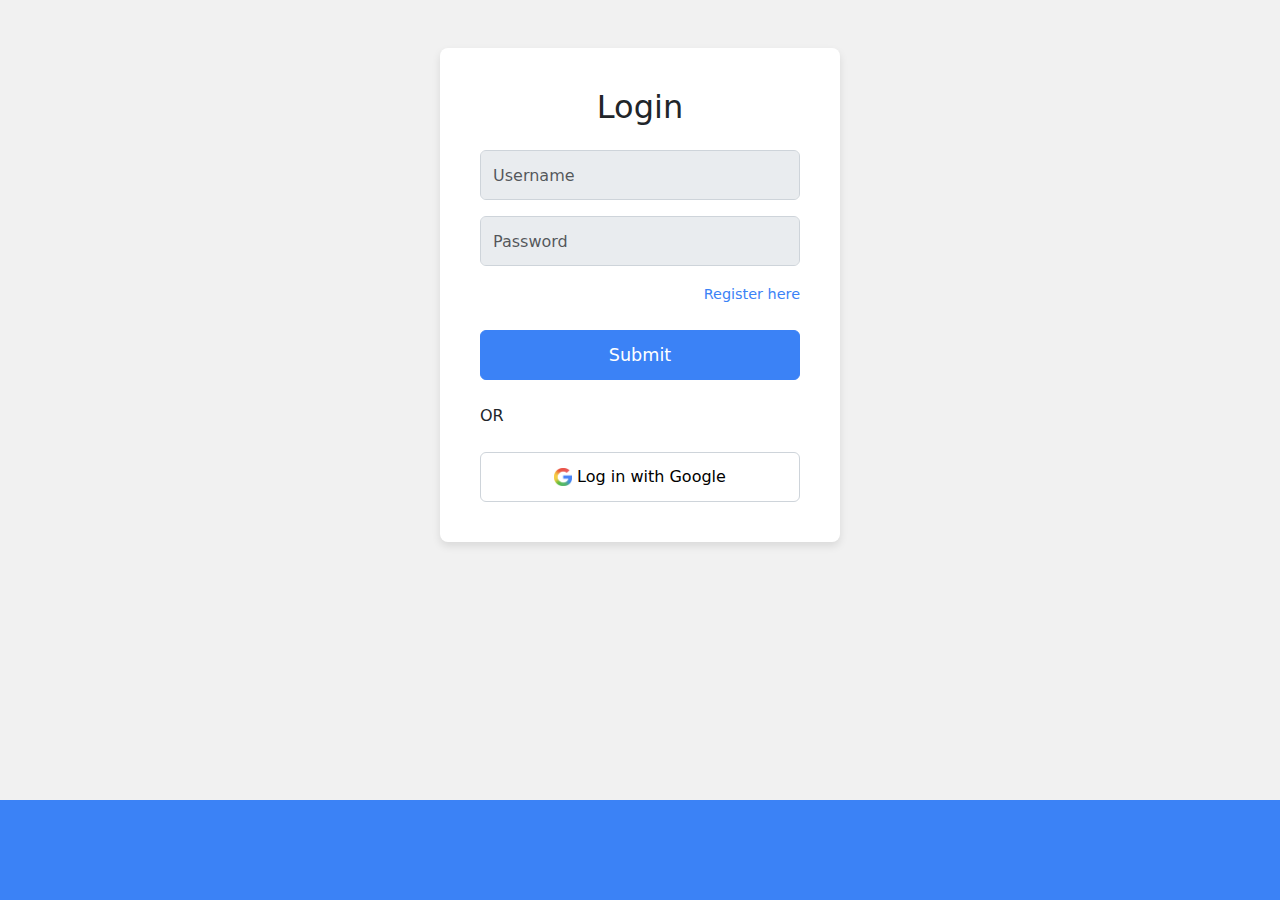
<file: html/login.html>
<!DOCTYPE html>
<html lang="en">
<head>
    <meta charset="UTF-8">
    <meta name="viewport" content="width=device-width, initial-scale=1.0">
    <title>Login Page</title>
    <link href="https://cdn.jsdelivr.net/npm/bootstrap@5.3.3/dist/css/bootstrap.min.css" rel="stylesheet" integrity="sha384-QWTKZyjpPEjISv5WaRU9OFeRpok6YctnYmDr5pNlyT2bRjXh0JMhjY6hW+ALEwIH" crossorigin="anonymous">
    <link href="../css/styleLoginRegister.css" rel="stylesheet">
</head>
<body class="d-flex flex-column justify-content-center align-items-center">

   <div class="login-card mx-3 mt-5 mb-0">
    <h2 class="text-center mb-4">Login</h2>
    
    <form>
        <div class="mb-3">
            <input type="text" class="form-control" id="username" placeholder="Username" required>
        </div>
        
        <div class="mb-3">
            <input type="password" class="form-control" id="password" placeholder="Password" required>
        </div>
        
        <div class="text-end mb-4">
            <a href="./register.html" class="text-register">Register here</a>
        </div>
        
        <div class="d-grid mb-4">
            <button type="submit" class="btn btn-submit text-white" href="../index.html">Submit</button>
        </div>
    </form>

    <div class="separator mb-4">
        <span class="separator-text">OR</span>
    </div>
    
    <div class="d-grid">
        <button class="btn btn-google d-flex align-items-center justify-content-center">
            <img src="../img/component/g.png" class="google-icon">
            Log in with Google
        </button>
        </div>
    </div>

    <div class="footer-bar"></div> 

    <script src="https://cdn.jsdelivr.net/npm/bootstrap@5.3.3/dist/js/bootstrap.bundle.min.js" integrity="sha384-YvpcrYf0tY3lHB60NNkmXc5s9fDVZLESaAA55NDzOxhy9GkcIdslK1eN7N6jIeHz" crossorigin="anonymous"></script>
</body>
</html>
</file>
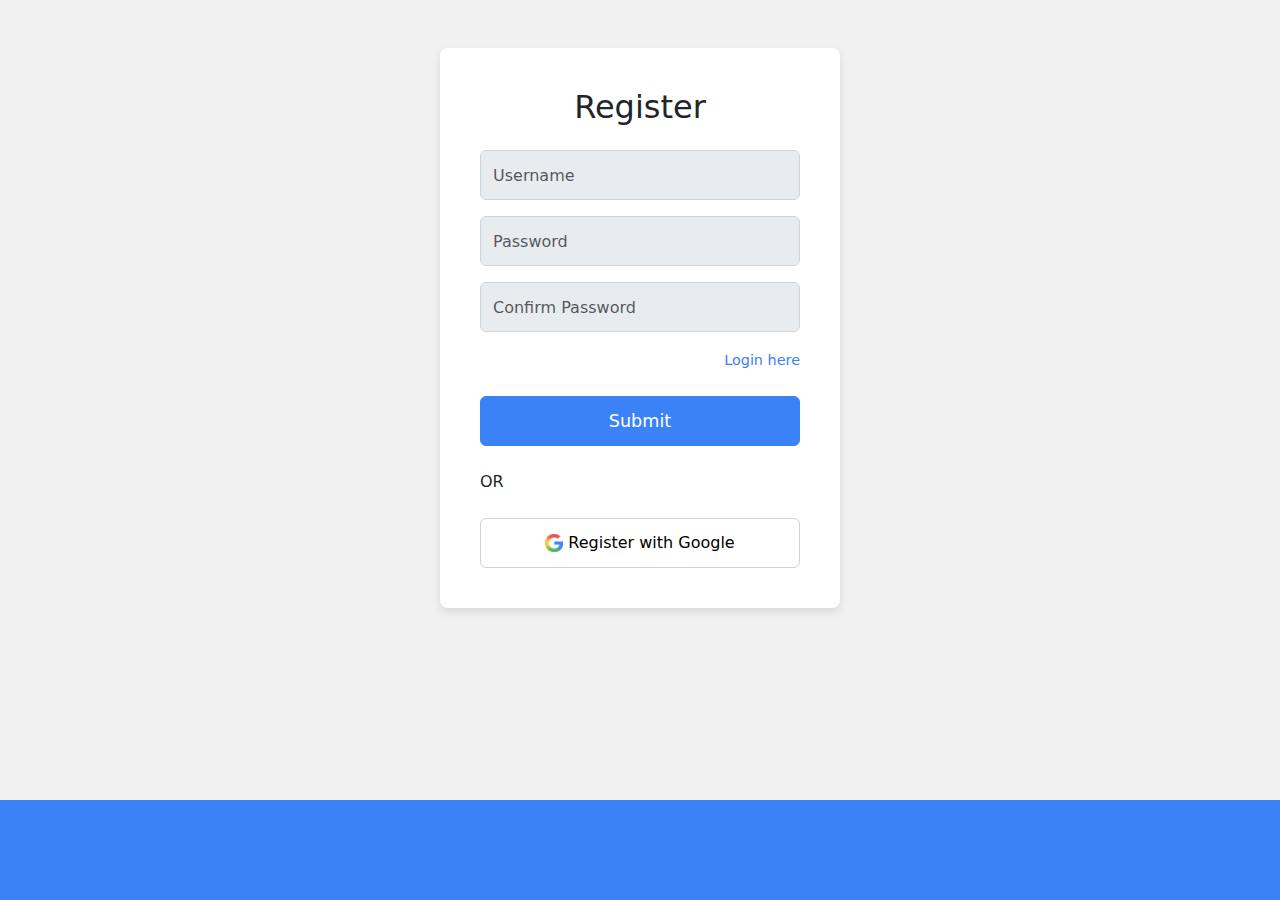
<file: html/register.html>
<!DOCTYPE html>
<html lang="en">
<head>
    <meta charset="UTF-8">
    <meta name="viewport" content="width=device-width, initial-scale=1.0">
    <title>Register Page</title>
    <link href="https://cdn.jsdelivr.net/npm/bootstrap@5.3.3/dist/css/bootstrap.min.css" rel="stylesheet" integrity="sha384-QWTKZyjpPEjISv5WaRU9OFeRpok6YctnYmDr5pNlyT2bRjXh0JMhjY6hW+ALEwIH" crossorigin="anonymous">
    <link href="../css/styleLoginRegister.css" rel="stylesheet">
</head>
<body class="d-flex flex-column justify-content-center align-items-center">

    <div class="login-card mx-3 mt-5 mb-0">
    <h2 class="text-center mb-4">Register</h2>
    
    <form>
        <div class="mb-3">
            <input type="text" class="form-control" id="username" placeholder="Username" required>
        </div>
        
        <div class="mb-3">
            <input type="password" class="form-control" id="password" placeholder="Password" required>
        </div>

        <div class="mb-3">
            <input type="password" class="form-control" id="password" placeholder="Confirm Password" required>
        </div>
        
        <div class="text-end mb-4">
            <a href="./login.html" class="text-register">Login here</a>
        </div>
        
        <div class="d-grid mb-4">
            <button type="submit" class="btn btn-submit text-white" href="../index.html">Submit</button>
        </div>
    </form>

    <div class="separator mb-4">
        <span class="separator-text">OR</span>
    </div>
    
    <div class="d-grid">

        <button class="btn btn-google d-flex align-items-center justify-content-center">
        <img src="../img/component/g.png" class="google-icon">
            Register with Google
        </button>
        </div>
    </div>

    <div class="footer-bar"></div> 

    <script src="https://cdn.jsdelivr.net/npm/bootstrap@5.3.3/dist/js/bootstrap.bundle.min.js" integrity="sha384-YvpcrYf0tY3lHB60NNkmXc5s9fDVZLESaAA55NDzOxhy9GkcIdslK1eN7N6jIeHz" crossorigin="anonymous"></script>
</body>
</html>
</file>
<file: css/styleIndex.css>
html, body {
    height: 100%;
    margin: 0;
}

.main-layout {
    min-height: 100vh;
}

.content {
    background-color: var(--content-bg);
    margin-left: var(--sidebar-width); 
    min-height: 100vh; 
    padding-top: var(--search-bar-height); 
    flex-grow: 1;
    width: calc(100% - var(--sidebar-width));
}

:root { 
    --sidebar-width: 90px; 
    --search-bar-height: 80px; 
    --blue-primary: #3b82f6; 
    --gray-placeholder: #a0a0a0; 
    --blue-accent: #3b82f6;
    --content-bg: #f0f0f0;
    --card-bg: #d3d3d3;
}

.sidebar {
    width: var(--sidebar-width);
    background-color: #E0E0E0;
    position: fixed;
    top: 0;
    bottom: 0;
    left: 0;
    display: flex;
    flex-direction: column;
    align-items: center;
    padding-top: 30px;
    padding-bottom: 30px;
    z-index: 100;
    transition: all 0.3s ease;
}

.sidebar-box {
    width: 55px;
    height: 55px;
    margin-bottom: 20px;
    border-radius: 0;
    cursor: pointer;
    transition: transform 0.2s, opacity 0.2s;
    font-size: 0.6rem;
}

.sidebar-box:hover {
    transform: scale(1.05);
    opacity: 0.8;
}

.box-blue { background-color: var(--blue-primary); }
.box-gray { background-color: var(--gray-placeholder); }

.bottom-bar {
    background-color: var(--blue-accent);
    margin-top: auto; 
}

.profile-icon {
    width: 40px;
    height: 40px;
    color: #888; 
}

.nav-links {
    padding: 0;
}

.nav-link {
    display: block;
    padding: 10px 0; 
    margin: 0; 
    background-color: transparent; 
    color: #000;
    text-decoration: none;
    font-weight: 500;
    border-radius: 0; 
    margin-right: 0;
    padding-left: 1.5rem; 
}

.nav-link.active {
    background-color: var(--blue-accent);
    color: white;
    border-radius: 0;
}

.bottom-bar {
    background-color: var(--blue-accent);
    padding: 0; 
    margin-top: auto;
}

.bottom-bar a {
    display: block;
    text-decoration: none;
    padding: 10px 1.5rem; 
}

.user-profile {
    padding: 1.5rem; 
    text-align: center; 
}

.bottom-bar {
    background-color: var(--blue-accent);
}

.search-bar {
    position: fixed; 
    
    top: 0; 
    left: var(--sidebar-width); 
    right: 0;
    
    padding: 1.5rem; 
    z-index: 10; 
    background-color: rgba(240, 240, 240, 0.95); 
    box-shadow: 0 2px 4px rgba(0, 0, 0, 0.1);
}
.search-input {
    background-color: #d3d3d3; 
    border: none;
    border-radius: 1.5rem;
    height: 50px;
}

.post-feed {
    padding-top: 100px; 
    padding-bottom: 100px; 
}

.post-card {
    background-color: var(--card-bg); 
    border-radius: 8px;
    height: 300px; 
    margin-bottom: 20px;
}

.post-card.large {
    height: 600px; 
}

.post-btn {
    bottom: 20px;
    right: 20px;
    background-color: var(--blue-accent);
    color: white;
    font-size: 1.25rem;
    padding: 10px 20px;
    border-radius: 50px; 
    box-shadow: 0 4px 8px rgba(0, 0, 0, 0.2);
    z-index: 1000;
}

a{
    text-decoration: none;
}
</file>
<file: styleDashboardAdmin.css>
:root {
    --bg-color: #F5F5F5;
    --blue-primary: #3B82F6;
    --gray-placeholder: #C4C4C4;
    --sidebar-width: 90px;
}

body {
    font-family: 'Inter', sans-serif;
    background-color: var(--bg-color);
    color: #000;
    overflow-x: hidden;
}

.sidebar {
    width: var(--sidebar-width);
    background-color: #E0E0E0;
    position: fixed;
    top: 0;
    bottom: 0;
    left: 0;
    display: flex;
    flex-direction: column;
    align-items: center;
    padding-top: 30px;
    padding-bottom: 30px;
    z-index: 100;
    transition: all 0.3s ease;
}

.sidebar-box {
    width: 55px;
    height: 55px;
    margin-bottom: 20px;
    border-radius: 0;
    cursor: pointer;
    transition: transform 0.2s, opacity 0.2s;
}

.sidebar-box:hover {
    transform: scale(1.05);
    opacity: 0.8;
}

.box-blue { background-color: var(--blue-primary); }
.box-gray { background-color: var(--gray-placeholder); }

.main-wrapper {
    margin-left: var(--sidebar-width);
    padding: 40px 50px;
    transition: margin-left 0.3s ease;
}

.header-title {
    font-weight: 700;
    font-size: 2rem;
}

.profile-section {
    cursor: pointer;
    padding: 5px 10px;
    border-radius: 50px;
    transition: background-color 0.2s;
}

.profile-section:hover {
    background-color: rgba(0,0,0,0.05);
}

.profile-avatar {
    width: 55px;
    height: 55px;
    background-color: #D9D9D9;
    border-radius: 50%;
}

.card-custom {
    border: none;
    border-radius: 0;
    background: #fff;
    box-shadow: 0 1px 3px rgba(0,0,0,0.05);
    height: 100%;
    cursor: pointer;
    transition: transform 0.3s ease, box-shadow 0.3s ease;
}

.card-custom:hover {
    transform: translateY(-5px);
    box-shadow: 0 10px 20px rgba(0,0,0,0.1);
}

.img-placeholder {
    background-color: var(--gray-placeholder);
    height: 160px;
    width: 100%;
    transition: opacity 0.3s;
}

.card-custom:hover .img-placeholder {
    opacity: 0.9;
}

.card-body-custom {
    padding: 15px;
}

.card-title {
    font-weight: 700;
    font-size: 1.1rem;
    margin-bottom: 5px;
}

.card-desc {
    font-size: 0.9rem;
    color: #333;
}

.section-header {
    display: flex;
    justify-content: space-between;
    align-items: center;
    margin-bottom: 20px;
    margin-top: 40px;
}

.table-head {
    color: #666;
    font-weight: 600;
    border-bottom: 1px solid #999;
    padding-bottom: 10px;
    margin-bottom: 10px;
    font-size: 0.9rem;
}

.list-row {
    display: flex;
    align-items: center;
    padding: 15px 0;
    border-bottom: 1px solid #E0E0E0;
    transition: background-color 0.2s;
}

.list-row:hover {
    background-color: rgba(255, 255, 255, 0.5);
}

.mini-avatar {
    width: 40px;
    height: 40px;
    background-color: #D9D9D9;
    border-radius: 50%;
    margin-right: 15px;
}

.see-more-link {
    color: #5D9CEC;
    text-decoration: none;
    font-weight: 600;
    font-size: 0.9rem;
    transition: color 0.2s;
}

.see-more-link:hover {
    color: #2F80ED;
    text-decoration: underline;
}

.right-widget-container {
    background-color: #fff;
    border-radius: 25px;
    padding: 25px;
    margin-bottom: 30px;
    transition: transform 0.3s ease;
}

.right-widget-container:hover {
    box-shadow: 0 5px 15px rgba(0,0,0,0.05);
}

.widget-title {
    font-weight: 700;
    font-size: 1.25rem;
    margin-bottom: 25px;
}

.progress-label {
    font-weight: 600;
    font-size: 0.85rem;
    margin-bottom: 5px;
    color: #444;
}

.progress {
    height: 14px;
    background-color: #A0A0A0;
    border-radius: 0;
    margin-bottom: 20px;
    overflow: hidden;
}

.progress-bar {
    background-color: var(--blue-primary);
    width: 0;
    transition: width 1.5s ease-in-out;
}

.inner-card {
    border: 1px solid #000;
    background: transparent;
}

.view-all-btn {
    color: #000;
    font-weight: 700;
    text-decoration: none;
    font-size: 0.9rem;
    transition: opacity 0.2s;
}

.view-all-btn:hover {
    opacity: 0.7;
}
</file>
<file: styleDashboardUser.css>
:root {
    --bg-color: #F5F5F5;
    --blue-primary: #3B82F6;
    --gray-placeholder: #C4C4C4;
    --sidebar-width: 90px;
}

body {
    font-family: 'Inter', sans-serif;
    background-color: var(--bg-color);
    color: #000;
    overflow-x: hidden;
}

.sidebar {
    width: var(--sidebar-width);
    background-color: #E0E0E0;
    position: fixed;
    top: 0;
    bottom: 0;
    left: 0;
    display: flex;
    flex-direction: column;
    align-items: center;
    padding-top: 30px;
    padding-bottom: 30px;
    z-index: 100;
    transition: all 0.3s ease;
}

.sidebar-box {
    width: 55px;
    height: 55px;
    margin-bottom: 20px;
    border-radius: 0;
    cursor: pointer;
    transition: transform 0.2s, opacity 0.2s;
}

.sidebar-box:hover {
    transform: scale(1.05);
    opacity: 0.8;
}

.box-blue { background-color: var(--blue-primary); }
.box-gray { background-color: var(--gray-placeholder); }

.main-wrapper {
    margin-left: var(--sidebar-width);
    padding: 40px 50px;
    transition: margin-left 0.3s ease;
}

.header-title {
    font-weight: 700;
    font-size: 2rem;
}

.profile-section {
    cursor: pointer;
    padding: 5px 10px;
    border-radius: 50px;
    transition: background-color 0.2s;
}

.profile-section:hover {
    background-color: rgba(0,0,0,0.05);
}

.profile-avatar {
    width: 55px;
    height: 55px;
    background-color: #D9D9D9;
    border-radius: 50%;
}

.card-custom {
    border: none;
    border-radius: 0;
    background: #fff;
    box-shadow: 0 1px 3px rgba(0,0,0,0.05);
    height: 100%;
    cursor: pointer;
    transition: transform 0.3s ease, box-shadow 0.3s ease;
}

.card-custom:hover {
    transform: translateY(-5px);
    box-shadow: 0 10px 20px rgba(0,0,0,0.1);
}

.img-placeholder {
    background-color: var(--gray-placeholder);
    height: 160px;
    width: 100%;
    transition: opacity 0.3s;
}

.card-custom:hover .img-placeholder {
    opacity: 0.9;
}

.card-body-custom {
    padding: 15px;
}

.card-title {
    font-weight: 700;
    font-size: 1.1rem;
    margin-bottom: 5px;
}

.card-desc {
    font-size: 0.9rem;
    color: #333;
}

.section-header {
    display: flex;
    justify-content: space-between;
    align-items: center;
    margin-bottom: 20px;
    margin-top: 40px;
}

.table-head {
    color: #666;
    font-weight: 600;
    border-bottom: 1px solid #999;
    padding-bottom: 10px;
    margin-bottom: 10px;
    font-size: 0.9rem;
}

.list-row {
    display: flex;
    align-items: center;
    padding: 15px 0;
    border-bottom: 1px solid #E0E0E0;
    transition: background-color 0.2s;
}

.list-row:hover {
    background-color: rgba(255, 255, 255, 0.5);
}

.mini-avatar {
    width: 40px;
    height: 40px;
    background-color: #D9D9D9;
    border-radius: 50%;
    margin-right: 15px;
}

.see-more-link {
    color: #5D9CEC;
    text-decoration: none;
    font-weight: 600;
    font-size: 0.9rem;
    transition: color 0.2s;
}

.see-more-link:hover {
    color: #2F80ED;
    text-decoration: underline;
}

.right-widget-container {
    background-color: #fff;
    border-radius: 25px;
    padding: 25px;
    margin-bottom: 30px;
    transition: transform 0.3s ease;
}

.right-widget-container:hover {
    box-shadow: 0 5px 15px rgba(0,0,0,0.05);
}

.widget-title {
    font-weight: 700;
    font-size: 1.25rem;
    margin-bottom: 25px;
}

.progress-label {
    font-weight: 600;
    font-size: 0.85rem;
    margin-bottom: 5px;
    color: #444;
}

.progress {
    height: 14px;
    background-color: #A0A0A0;
    border-radius: 0;
    margin-bottom: 20px;
    overflow: hidden;
}

.progress-bar {
    background-color: var(--blue-primary);
    width: 0;
    transition: width 1.5s ease-in-out;
}

.inner-card {
    border: 1px solid #000;
    background: transparent;
}

.view-all-btn {
    color: #000;
    font-weight: 700;
    text-decoration: none;
    font-size: 0.9rem;
    transition: opacity 0.2s;
}

.view-all-btn:hover {
    opacity: 0.7;
}

.modal-content {
    border-radius: 8px;
    border: none;
    overflow: hidden;
}

.modal-backdrop.show {
    opacity: 0.3;
}

.modal-footer .btn {
    border-radius: 8px;
    font-weight: 600;
    padding: 8px 20px;
}

.btn-secondary {
    background-color: #F0F0F0;
    border: none;
    color: #333;
}

.btn-secondary:hover {
    background-color: #E0E0E0;
    color: #000;
}
</file>
<file: css/styleLoginRegister.css>
body {
    background-color: #f1f1f1; 
    min-height: 100vh;
    display: flex;
    flex-direction: column;
}

.login-card {
    background-color: #ffffff; 
    padding: 40px;
    border-radius: 8px; 
    box-shadow: 0 4px 8px rgba(0, 0, 0, 0.1); 
    width: 100%;
    max-width: 400px; 
}

.footer-bar {
    background-color: #3b82f6; 
    height: 100px; 
    width: 100%;
    margin-top: auto; 
}

.form-control {
    background-color: #e9ecef; 
    border: 1px solid #ced4da; 
    height: 50px; 
}

.btn-submit {
    background-color: #3b82f6;
    border-color: #3b82f6; 
    font-size: 1.1rem;
    height: 50px;
}

.text-register {
    color: #3b82f6 !important; 
    font-size: 0.9rem;
    text-decoration: none;
}

.google-icon {
    width: 18px; 
    height: 18px; 
    margin-right: 5px;
}

.btn-google {
    background-color: #ffffff; 
    color: #000000; 
    border: 1px solid #ced4da; 
    font-size: 1rem;
    height: 50px;
    transition: background-color 0.2s, border-color 0.2s;
    font-weight: 500;
}

.btn-google:hover {
    background-color: #f8f9fa; 
    border-color: #adb5bd;
}
</file>
